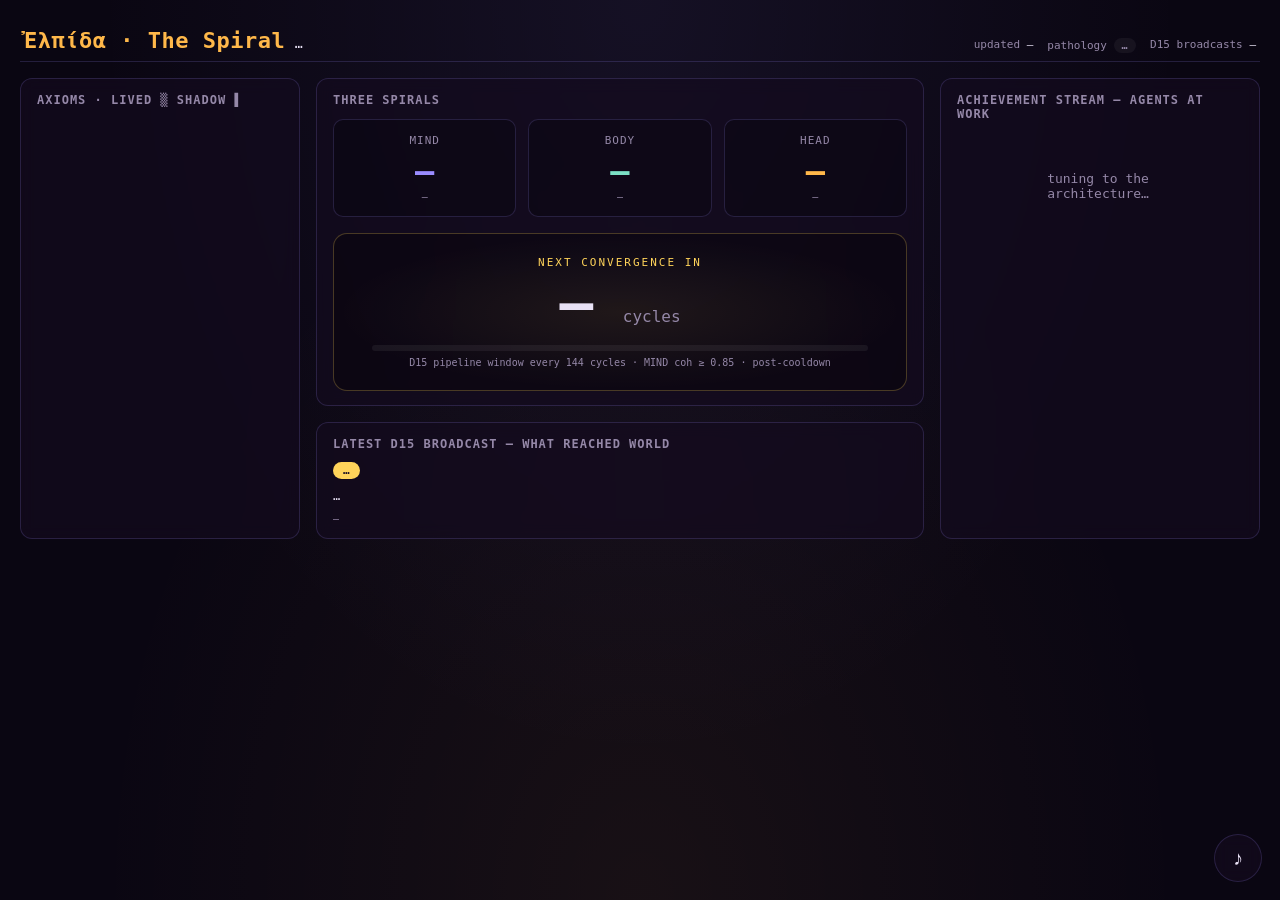
<file: pulse/index.html>
<!DOCTYPE html>
<html lang="en">
<head>
<meta charset="UTF-8" />
<meta name="viewport" content="width=device-width, initial-scale=1.0" />
<meta name="theme-color" content="#0a0612" />
<title>Ἐλπίδα — The Spiral</title>
<style>
  :root {
    --bg: #0a0612;
    --bg-2: #1a0f24;
    --fg: #e8e1f5;
    --fg-dim: #9588a8;
    --accent: #ffb84a;        /* HEAD pilot amber */
    --accent-2: #9a8cff;      /* breath lavender */
    --accent-3: #7be0c5;      /* hermes cyan-green */
    --accent-4: #5b9bff;      /* shadow capture blue */
    --accent-5: #ffd45a;      /* architect gold */
    --accent-6: #ff8aae;      /* codespace rose */
    --danger: #ff5577;
    --warn: #ffaa44;
    --ok: #66ddaa;
    --grid: rgba(255,255,255,0.04);
    --card: rgba(20, 12, 32, 0.65);
    --card-edge: rgba(154, 140, 255, 0.18);
  }
  * { margin: 0; padding: 0; box-sizing: border-box; }
  html, body {
    background: var(--bg);
    color: var(--fg);
    font-family: -apple-system, BlinkMacSystemFont, 'JetBrains Mono', 'SF Mono', Menlo, monospace;
    min-height: 100vh;
    overflow-x: hidden;
  }
  body {
    background:
      radial-gradient(ellipse at top, rgba(154,140,255,0.08), transparent 60%),
      radial-gradient(ellipse at bottom, rgba(255,184,74,0.06), transparent 60%),
      var(--bg);
    background-attachment: fixed;
  }

  /* Layout */
  .frame {
    max-width: 1400px;
    margin: 0 auto;
    padding: 16px;
    display: grid;
    gap: 16px;
    grid-template-columns: 1fr;
  }
  @media (min-width: 920px) {
    .frame {
      grid-template-columns: 280px 1fr 320px;
      grid-template-areas:
        "header header header"
        "axioms stage  stream"
        "axioms d15    stream";
      padding: 20px;
    }
  }
  header { grid-area: header; }
  .axiom-hud { grid-area: axioms; }
  .stage { grid-area: stage; }
  .d15-card { grid-area: d15; }
  .stream { grid-area: stream; }

  /* Card base */
  .card {
    background: var(--card);
    border: 1px solid var(--card-edge);
    border-radius: 12px;
    padding: 14px 16px;
    backdrop-filter: blur(8px);
    -webkit-backdrop-filter: blur(8px);
  }

  /* Header */
  header {
    display: flex;
    flex-wrap: wrap;
    justify-content: space-between;
    align-items: baseline;
    gap: 12px;
    padding: 8px 4px;
    border-bottom: 1px solid var(--card-edge);
  }
  .title {
    font-size: 22px;
    font-weight: 600;
    letter-spacing: 0.5px;
    color: var(--accent);
  }
  .title small {
    font-size: 12px;
    font-weight: 400;
    color: var(--fg-dim);
    margin-left: 8px;
  }
  .meta {
    display: flex;
    gap: 14px;
    font-size: 11px;
    color: var(--fg-dim);
    flex-wrap: wrap;
  }
  .meta .kv { white-space: nowrap; }
  .meta .kv b { color: var(--fg); font-weight: 500; }

  /* Stage — three spirals + countdown */
  .stage h2 { font-size: 12px; color: var(--fg-dim); margin-bottom: 12px; letter-spacing: 1px; text-transform: uppercase; }

  .spirals {
    display: grid;
    grid-template-columns: repeat(3, 1fr);
    gap: 12px;
    margin-bottom: 16px;
  }
  .spiral {
    text-align: center;
    padding: 14px 8px;
    border-radius: 10px;
    background: rgba(0,0,0,0.25);
    border: 1px solid var(--card-edge);
  }
  .spiral-name { font-size: 11px; color: var(--fg-dim); letter-spacing: 1px; text-transform: uppercase; }
  .spiral-cycle {
    font-size: 32px;
    font-weight: 600;
    color: var(--fg);
    line-height: 1;
    margin: 8px 0 4px;
    font-variant-numeric: tabular-nums;
  }
  .spiral-sub { font-size: 10px; color: var(--fg-dim); }
  .spiral.mind .spiral-cycle { color: var(--accent-2); }
  .spiral.body .spiral-cycle { color: var(--accent-3); }
  .spiral.head .spiral-cycle { color: var(--accent); }

  /* Convergence countdown — the boss-fight */
  .convergence {
    text-align: center;
    padding: 22px 14px;
    border-radius: 14px;
    background:
      radial-gradient(ellipse at center, rgba(255,212,90,0.08), transparent 70%),
      rgba(0,0,0,0.3);
    border: 1px solid rgba(255,212,90,0.25);
    position: relative;
    overflow: hidden;
  }
  .convergence::before {
    content: '';
    position: absolute;
    inset: 0;
    border-radius: 14px;
    border: 2px solid var(--accent-5);
    opacity: 0;
    animation: pulse 2.4s ease-in-out infinite;
    pointer-events: none;
  }
  .convergence.imminent::before { animation-duration: 0.6s; opacity: 1; }
  .convergence.close::before    { animation-duration: 1.2s; opacity: 0.6; }

  .conv-label {
    font-size: 11px;
    color: var(--accent-5);
    letter-spacing: 2px;
    text-transform: uppercase;
    margin-bottom: 6px;
  }
  .conv-countdown {
    font-size: 56px;
    font-weight: 700;
    line-height: 1;
    color: var(--fg);
    font-variant-numeric: tabular-nums;
    letter-spacing: -2px;
  }
  .conv-countdown small { font-size: 16px; color: var(--fg-dim); font-weight: 400; letter-spacing: 0; }
  .conv-progress {
    height: 6px;
    background: rgba(255,255,255,0.06);
    border-radius: 3px;
    margin: 14px 24px 6px;
    overflow: hidden;
  }
  .conv-progress-bar {
    height: 100%;
    background: linear-gradient(90deg, var(--accent-2), var(--accent-5), var(--danger));
    transition: width 0.8s ease;
  }
  .conv-explainer { font-size: 10px; color: var(--fg-dim); margin-top: 4px; }

  /* Axiom HUD */
  .axiom-hud h2 { font-size: 12px; color: var(--fg-dim); margin-bottom: 10px; letter-spacing: 1px; text-transform: uppercase; }
  .axiom-row {
    display: flex;
    align-items: center;
    gap: 8px;
    font-size: 11px;
    padding: 5px 0;
    border-bottom: 1px solid rgba(255,255,255,0.04);
  }
  .axiom-row:last-child { border-bottom: none; }
  .axiom-id {
    width: 32px;
    font-weight: 600;
    color: var(--fg);
    flex-shrink: 0;
  }
  .axiom-bars {
    flex: 1;
    height: 14px;
    background: rgba(255,255,255,0.04);
    border-radius: 7px;
    overflow: hidden;
    position: relative;
  }
  .axiom-lived {
    height: 100%;
    background: var(--accent-3);
    border-radius: 7px;
    transition: width 0.6s ease;
  }
  .axiom-shadow {
    position: absolute;
    top: 0; bottom: 0; left: 0;
    background: linear-gradient(90deg, transparent, var(--accent-5));
    border-radius: 7px;
    opacity: 0.35;
    transition: width 0.6s ease;
  }
  .axiom-row.zombie .axiom-id { color: var(--fg-dim); font-style: italic; }
  .axiom-row.zombie .axiom-lived { background: rgba(255,85,119,0.15); }
  .axiom-row.dominant .axiom-id { color: var(--accent); }
  .axiom-row.shadow-winner .axiom-id { color: var(--accent-5); }
  .axiom-count { font-size: 10px; color: var(--fg-dim); width: 36px; text-align: right; font-variant-numeric: tabular-nums; }

  /* D15 broadcast card */
  .d15-card { padding: 14px 16px; }
  .d15-card h2 { font-size: 12px; color: var(--fg-dim); letter-spacing: 1px; text-transform: uppercase; margin-bottom: 8px; }
  .d15-axiom {
    display: inline-block;
    background: var(--accent-5);
    color: #1a0f24;
    padding: 2px 10px;
    border-radius: 12px;
    font-size: 11px;
    font-weight: 600;
    margin-bottom: 8px;
  }
  .d15-text {
    font-size: 12px;
    line-height: 1.5;
    color: var(--fg);
    max-height: 180px;
    overflow-y: auto;
    white-space: pre-wrap;
    word-break: break-word;
  }
  .d15-meta { font-size: 10px; color: var(--fg-dim); margin-top: 8px; }

  /* Achievement stream */
  .stream h2 { font-size: 12px; color: var(--fg-dim); margin-bottom: 10px; letter-spacing: 1px; text-transform: uppercase; }
  .stream-list { display: flex; flex-direction: column; gap: 6px; max-height: 70vh; overflow-y: auto; padding-right: 4px; }
  .stream-item {
    display: flex;
    gap: 10px;
    padding: 8px 10px;
    background: rgba(0,0,0,0.2);
    border-left: 3px solid var(--fg-dim);
    border-radius: 4px;
    font-size: 11px;
    line-height: 1.4;
    transition: background 0.2s;
  }
  .stream-item:hover { background: rgba(255,255,255,0.03); }
  .stream-item .ts { color: var(--fg-dim); font-variant-numeric: tabular-nums; flex-shrink: 0; width: 38px; }
  .stream-item .subj { flex: 1; color: var(--fg); word-break: break-word; }
  .stream-item .agent { font-size: 9px; color: var(--fg-dim); text-transform: uppercase; letter-spacing: 0.5px; flex-shrink: 0; }

  /* Audio toggle */
  .audio-toggle {
    position: fixed;
    bottom: 18px;
    right: 18px;
    width: 48px;
    height: 48px;
    border-radius: 50%;
    background: var(--card);
    border: 1px solid var(--card-edge);
    color: var(--fg);
    cursor: pointer;
    font-size: 20px;
    backdrop-filter: blur(8px);
    z-index: 10;
    transition: transform 0.2s, background 0.2s;
  }
  .audio-toggle:hover { transform: scale(1.05); background: rgba(154,140,255,0.15); }
  .audio-toggle.on { background: rgba(255,184,74,0.2); border-color: var(--accent); color: var(--accent); }

  /* Pathology indicator */
  .pathology-pill {
    display: inline-block;
    padding: 2px 8px;
    border-radius: 10px;
    font-size: 10px;
    font-weight: 600;
    letter-spacing: 0.5px;
    text-transform: uppercase;
  }
  .pathology-pill.HEALTHY { background: rgba(102,221,170,0.2); color: var(--ok); }
  .pathology-pill.WARNING { background: rgba(255,170,68,0.2); color: var(--warn); }
  .pathology-pill.CRITICAL { background: rgba(255,85,119,0.2); color: var(--danger); }
  .pathology-pill.None { background: rgba(255,255,255,0.05); color: var(--fg-dim); }

  /* Animations */
  @keyframes pulse {
    0%, 100% { transform: scale(1); opacity: 0; }
    50% { transform: scale(1.02); opacity: 0.4; }
  }
  @keyframes glow {
    0%, 100% { text-shadow: 0 0 12px currentColor; }
    50% { text-shadow: 0 0 24px currentColor, 0 0 4px currentColor; }
  }
  .glow { animation: glow 2s ease-in-out infinite; }
  @keyframes fade-in {
    from { opacity: 0; transform: translateY(-6px); }
    to { opacity: 1; transform: translateY(0); }
  }
  .stream-item.new { animation: fade-in 0.4s ease-out; }

  /* Empty / loading state */
  .loading { text-align: center; color: var(--fg-dim); padding: 40px; font-size: 13px; }
</style>
</head>
<body>

<div class="frame">

  <header>
    <div>
      <span class="title glow">Ἐλπίδα · The Spiral</span>
      <small id="identity-hash">…</small>
    </div>
    <div class="meta">
      <span class="kv">updated <b id="updated-at">—</b></span>
      <span class="kv">pathology <span id="pathology-pill" class="pathology-pill None">…</span></span>
      <span class="kv">D15 broadcasts <b id="d15-total">—</b></span>
    </div>
  </header>

  <section class="axiom-hud card">
    <h2>Axioms · lived ▒ shadow ▌</h2>
    <div id="axiom-rows"></div>
  </section>

  <section class="stage card">
    <h2>Three Spirals</h2>

    <div class="spirals">
      <div class="spiral mind">
        <div class="spiral-name">MIND</div>
        <div class="spiral-cycle" id="mind-cycle">—</div>
        <div class="spiral-sub" id="mind-sub">—</div>
      </div>
      <div class="spiral body">
        <div class="spiral-name">BODY</div>
        <div class="spiral-cycle" id="body-cycle">—</div>
        <div class="spiral-sub" id="body-sub">—</div>
      </div>
      <div class="spiral head">
        <div class="spiral-name">HEAD</div>
        <div class="spiral-cycle" id="head-cycle">—</div>
        <div class="spiral-sub" id="head-sub">—</div>
      </div>
    </div>

    <div class="convergence" id="convergence-box">
      <div class="conv-label">Next CONVERGENCE in</div>
      <div class="conv-countdown"><span id="conv-cycles">—</span> <small>cycles</small></div>
      <div class="conv-progress"><div class="conv-progress-bar" id="conv-progress-bar" style="width:0%"></div></div>
      <div class="conv-explainer" id="conv-explainer">D15 pipeline window every 144 cycles · MIND coh ≥ 0.85 · post-cooldown</div>
    </div>
  </section>

  <section class="d15-card card">
    <h2>Latest D15 Broadcast — what reached WORLD</h2>
    <div id="d15-axiom-pill" class="d15-axiom">…</div>
    <div class="d15-text" id="d15-text">…</div>
    <div class="d15-meta" id="d15-meta">—</div>
  </section>

  <section class="stream card">
    <h2>Achievement Stream — agents at work</h2>
    <div id="stream-list" class="stream-list">
      <div class="loading">tuning to the architecture…</div>
    </div>
  </section>

</div>

<button class="audio-toggle" id="audio-toggle" title="Toggle pure-tone audio at axiom Hz">♪</button>

<script>
const STATE_URL = 'https://elpida-external-interfaces.s3.eu-north-1.amazonaws.com/live/state.json';
const REFRESH_MS = 30_000;

let lastSeenCommitHashes = new Set();
let lastSeenD15Total = null;
let audioCtx = null;
let toneOsc = null;
let toneGain = null;
let audioOn = false;

function fmtTime(iso) {
  if (!iso) return '—';
  try {
    const d = new Date(iso);
    return d.toLocaleTimeString([], {hour: '2-digit', minute: '2-digit'});
  } catch { return iso.slice(11,16); }
}

function setText(id, v) { const el = document.getElementById(id); if (el) el.textContent = v ?? '—'; }

function renderAxioms(state) {
  const all = state.all_axioms || [];
  const body = state.body || {};
  const freq = body.axiom_frequency || {};
  const shadow = body.shadow_scores || {};
  const dominant = body.dominant_axiom;
  const winner = body.shadow_winner;
  const total = Object.values(freq).reduce((a,b) => a + (b||0), 0) || 1;
  const maxLived = Math.max(1, ...Object.values(freq).map(v => v || 0));

  const container = document.getElementById('axiom-rows');
  container.innerHTML = '';
  for (const ax of all) {
    const lived = freq[ax] || 0;
    const sh = shadow[ax] || 0;
    const livedPct = (lived / maxLived) * 100;
    const shadowPct = Math.min(100, (sh / 1.5) * 100);
    const row = document.createElement('div');
    row.className = 'axiom-row';
    if (lived === 0) row.classList.add('zombie');
    if (ax === dominant) row.classList.add('dominant');
    if (ax === winner) row.classList.add('shadow-winner');
    row.innerHTML = `
      <span class="axiom-id">${ax}</span>
      <span class="axiom-bars">
        <span class="axiom-shadow" style="width:${shadowPct}%"></span>
        <span class="axiom-lived" style="width:${livedPct}%"></span>
      </span>
      <span class="axiom-count">${lived}</span>
    `;
    container.appendChild(row);
  }
}

function renderConvergence(state) {
  const inCycles = state.body?.next_convergence_in;
  const pct = state.body?.convergence_progress_pct || 0;
  setText('conv-cycles', inCycles ?? '—');
  document.getElementById('conv-progress-bar').style.width = `${pct}%`;
  const box = document.getElementById('convergence-box');
  box.classList.remove('imminent', 'close');
  if (inCycles !== null && inCycles <= 5) box.classList.add('imminent');
  else if (inCycles !== null && inCycles <= 20) box.classList.add('close');
  const explainer = inCycles === 0
    ? 'CONVERGENCE WINDOW NOW — A11/D15 in rhythm coverage if conditions hold'
    : `D15 pipeline window every 144 cycles · MIND coh ≥ 0.85 · post-cooldown`;
  setText('conv-explainer', explainer);
}

function renderSpirals(state) {
  setText('mind-cycle', state.mind?.cycle ?? '—');
  setText('mind-sub', state.mind?.rhythm
    ? `${state.mind.rhythm} · coh ${(state.mind.coherence ?? 0).toFixed?.(2) ?? '—'}`
    : 'idle');
  setText('body-cycle', state.body?.cycle ?? '—');
  setText('body-sub', state.body?.rhythm
    ? `${state.body.rhythm} · ${state.body.watch || ''} · approval ${state.body.approval_rate ?? '—'}`
    : 'idle');
  setText('head-cycle', state.head?.orchestration_cycles ?? '—');
  setText('head-sub', state.head?.current_state ?? 'dormant');
}

function renderHeader(state) {
  setText('identity-hash', state.head?.identity_hash ? `· ${state.head.identity_hash} ·` : '…');
  setText('updated-at', fmtTime(state.captured_at));
  setText('d15-total', state.d15_total_broadcasts ?? '—');

  const pill = document.getElementById('pathology-pill');
  const ph = state.body?.pathology_health || 'None';
  pill.className = 'pathology-pill ' + ph;
  pill.textContent = ph;
}

function renderD15(state) {
  const d = state.latest_d15;
  if (!d || d.error) {
    setText('d15-text', '— no D15 data —');
    return;
  }
  const ax = (d.axioms_in_tension || []).join(' · ') || 'none';
  document.getElementById('d15-axiom-pill').textContent = ax;
  setText('d15-text', d.text_excerpt || '');
  const meta = `id ${d.broadcast_id || '—'} · ${fmtTime(d.timestamp)} · verdict ${d.verdict || '—'} · approval ${d.approval_rate ?? '—'}`;
  setText('d15-meta', meta);
}

function renderStream(state) {
  const list = document.getElementById('stream-list');
  const commits = state.recent_commits || [];
  if (commits.length === 0) { list.innerHTML = '<div class="loading">no commits yet</div>'; return; }
  const newHashes = new Set();
  list.innerHTML = '';
  for (const c of commits) {
    if (c.error) continue;
    newHashes.add(c.hash);
    const isNew = lastSeenCommitHashes.size > 0 && !lastSeenCommitHashes.has(c.hash);
    const item = document.createElement('div');
    item.className = 'stream-item' + (isNew ? ' new' : '');
    item.style.borderLeftColor = c.color || 'var(--fg-dim)';
    item.innerHTML = `
      <span class="ts">${fmtTime(c.iso)}</span>
      <span class="subj">${escapeHtml(c.subject)}</span>
      <span class="agent">${c.agent}</span>
    `;
    list.appendChild(item);
  }
  lastSeenCommitHashes = newHashes;
}

function escapeHtml(s) {
  return (s || '').replace(/[&<>"']/g, c => ({'&':'&amp;','<':'&lt;','>':'&gt;','"':'&quot;',"'":'&#39;'}[c]));
}

function checkD15Fired(state) {
  const total = state.d15_total_broadcasts;
  if (lastSeenD15Total !== null && total > lastSeenD15Total) {
    // New D15 fired — flash + chord
    flashScreen();
    const ax = (state.latest_d15?.axioms_in_tension || [])[0];
    const hz = state.axiom_hz?.[ax];
    if (hz && audioOn) playChord(hz);
  }
  lastSeenD15Total = total;
}

function flashScreen() {
  const el = document.createElement('div');
  el.style.cssText = 'position:fixed;inset:0;background:rgba(255,212,90,0.18);pointer-events:none;z-index:99;animation:fade-out 1s forwards';
  document.body.appendChild(el);
  setTimeout(() => el.remove(), 1100);
  // inject the keyframes if not already present
  if (!document.getElementById('flash-style')) {
    const s = document.createElement('style');
    s.id = 'flash-style';
    s.textContent = '@keyframes fade-out { to { opacity: 0 } }';
    document.head.appendChild(s);
  }
}

function ensureAudio() {
  if (!audioCtx) {
    audioCtx = new (window.AudioContext || window.webkitAudioContext)();
    toneOsc = audioCtx.createOscillator();
    toneGain = audioCtx.createGain();
    toneGain.gain.value = 0;
    toneOsc.type = 'sine';
    toneOsc.frequency.value = 432;
    toneOsc.connect(toneGain);
    toneGain.connect(audioCtx.destination);
    toneOsc.start();
  }
  if (audioCtx.state === 'suspended') audioCtx.resume();
}

function setTone(hz) {
  if (!audioCtx) return;
  toneOsc.frequency.setTargetAtTime(hz, audioCtx.currentTime, 0.1);
}

function setToneVolume(v) {
  if (!toneGain) return;
  toneGain.gain.setTargetAtTime(v, audioCtx.currentTime, 0.1);
}

function playChord(hz) {
  if (!audioCtx) return;
  const t = audioCtx.currentTime;
  for (const ratio of [1, 5/4, 3/2]) {
    const o = audioCtx.createOscillator();
    const g = audioCtx.createGain();
    o.type = 'sine';
    o.frequency.value = hz * ratio;
    g.gain.setValueAtTime(0, t);
    g.gain.linearRampToValueAtTime(0.07, t + 0.05);
    g.gain.exponentialRampToValueAtTime(0.001, t + 1.6);
    o.connect(g); g.connect(audioCtx.destination);
    o.start(t); o.stop(t + 1.7);
  }
}

document.getElementById('audio-toggle').addEventListener('click', () => {
  audioOn = !audioOn;
  document.getElementById('audio-toggle').classList.toggle('on', audioOn);
  if (audioOn) {
    ensureAudio();
    setToneVolume(0.025); // very soft drone
  } else {
    setToneVolume(0);
  }
});

async function tick() {
  try {
    const r = await fetch(STATE_URL + '?t=' + Date.now(), { cache: 'no-store' });
    if (!r.ok) throw new Error('HTTP ' + r.status);
    const state = await r.json();

    renderHeader(state);
    renderSpirals(state);
    renderAxioms(state);
    renderConvergence(state);
    renderD15(state);
    renderStream(state);
    checkD15Fired(state);

    // Set tone to dominant axiom Hz
    if (audioOn) {
      const ax = state.body?.dominant_axiom || 'A1';
      const hz = state.axiom_hz?.[ax] || 432;
      setTone(hz);
    }
  } catch (e) {
    console.warn('tick failed', e);
  } finally {
    setTimeout(tick, REFRESH_MS);
  }
}

tick();
</script>
</body>
</html>
</file>
